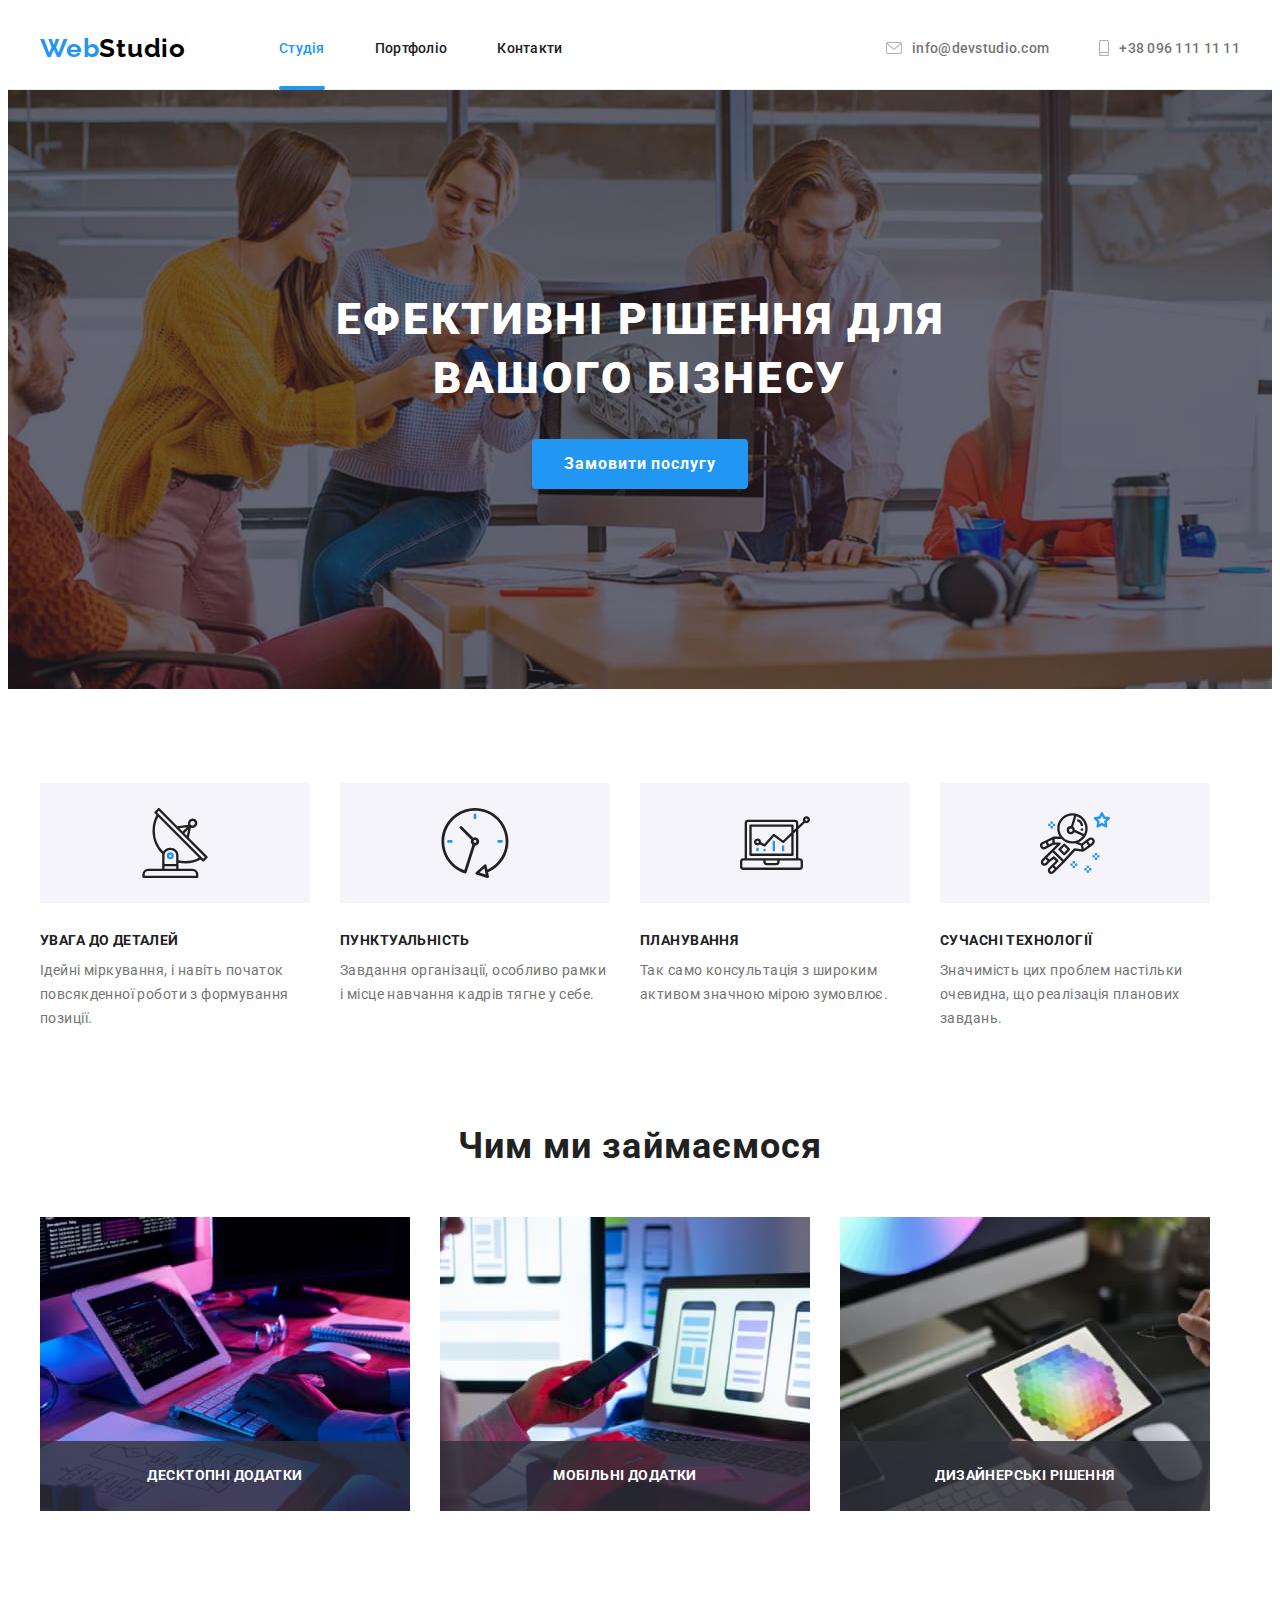
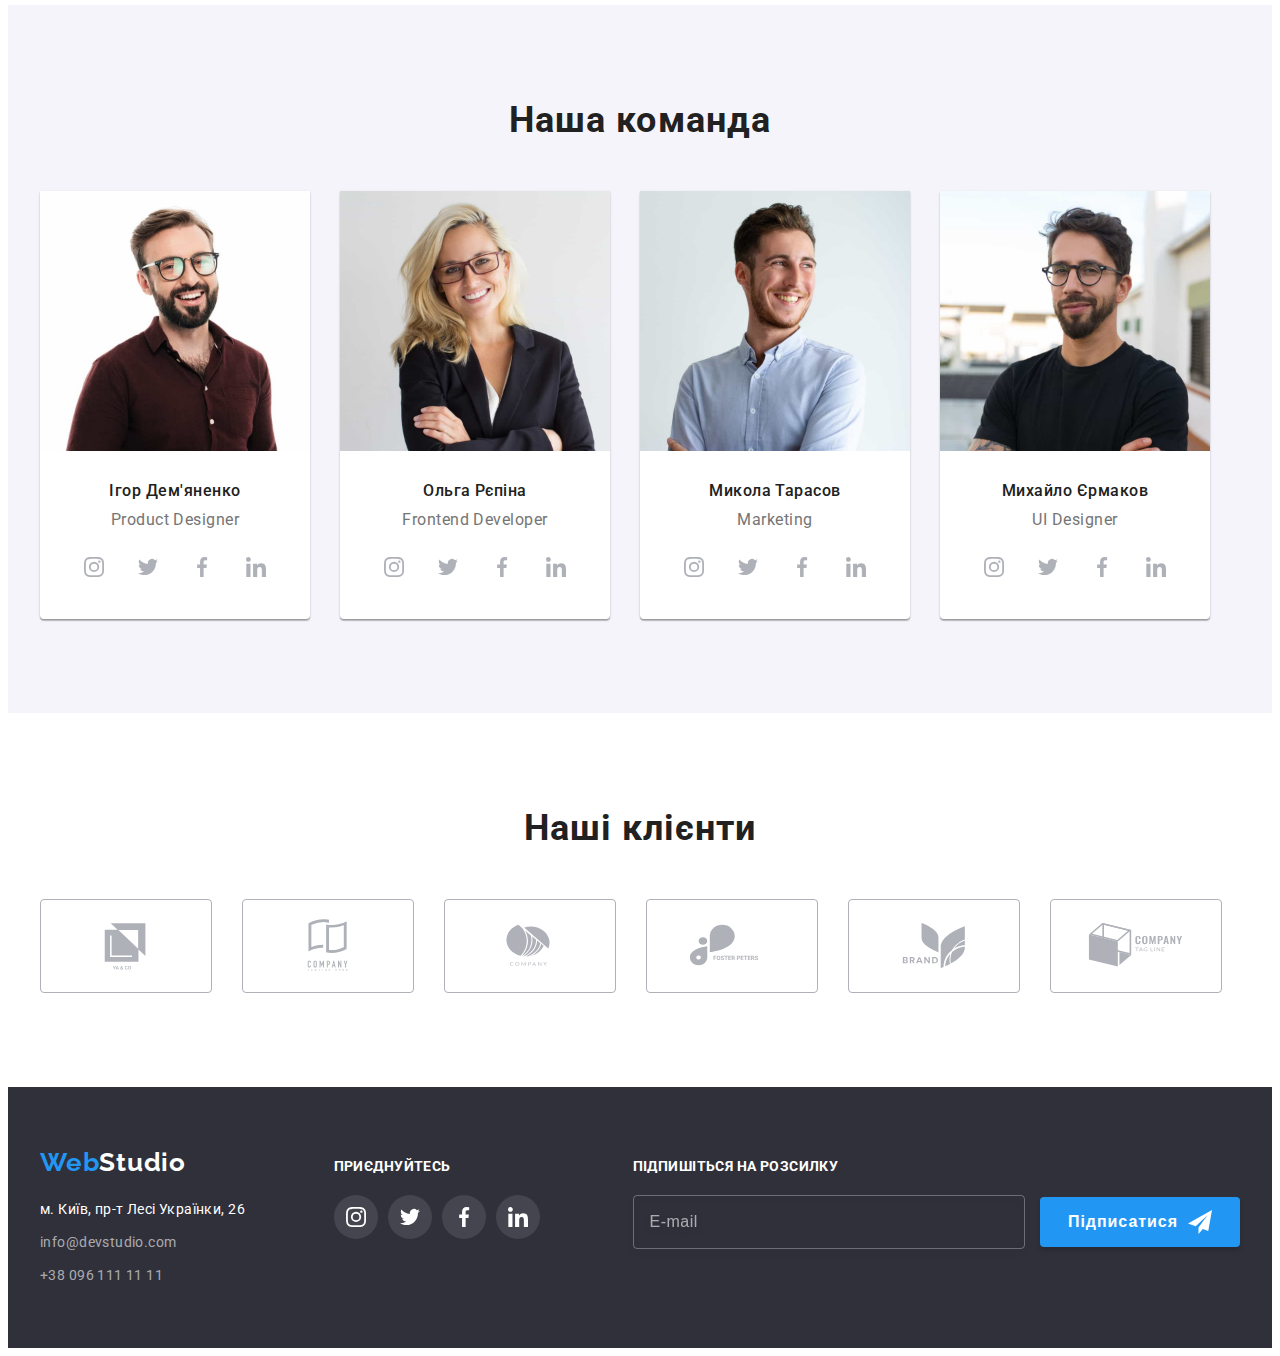
<file: index.html>
<!DOCTYPE html>
<html lang="uk">
<head>
    <meta charset="UTF-8">
    <meta http-equiv="X-UA-Compatible" content="IE=edge">
    <meta name="viewport" content="width=device-width, initial-scale=1.0">
    <title>Студія</title>
    <link rel="preconnect" href="https://fonts.googleapis.com">
    <link rel="preconnect" href="https://fonts.gstatic.com" crossorigin>
    <link href="https://fonts.googleapis.com/css2?family=Raleway:wght@700&family=Roboto:wght@400;500;700;900&display=swap" rel="stylesheet">
    <link rel="stylesheet" href="https://cdnjs.cloudflare.com/ajax/libs/modern-normalize/1.1.0/modern-normalize.min.css" integrity="sha512-wpPYUAdjBVSE4KJnH1VR1HeZfpl1ub8YT/NKx4PuQ5NmX2tKuGu6U/JRp5y+Y8XG2tV+wKQpNHVUX03MfMFn9Q==" crossorigin="anonymous" referrerpolicy="no-referrer" />
    <link rel="stylesheet" href="./css/styles.css">
</head>
<body class="body">
    <header class="header">
        <div class="container main-container">
            <nav class="header-nav">
                <a class="header-logo link" href="./index.html" lang="en"><span class="logo">Web</span>Studio</a>
                <ul class="header-list">
                    <li class="header-item"><a class="header-link link active" href="./index.html" rel="noopener noreferrer">Студія</a></li>
                    <li class="header-item"><a class="header-link link" href="./portfolio.html" rel="noopener noreferrer">Портфоліо</a></li>
                    <li class="header-item"><a class="header-link link" href="" rel="noopener noreferrer">Контакти</a></li>
                </ul>
            </nav>
            <ul class="header-contacts">
                <li class="header-item"><a class="header-link link  contacts" href="mailto:info@devstudio.com"  lang="en">
                    <svg class="icon-mail icon" width="16" height="12">
                        <use href="./images/icons.svg#envelope" width="16" height="12"></use>
                    </svg>
                    info@devstudio.com</a></li>
                <li class="header-item"><a class="header-link link  contacts" href="tel:+380961111111">
                    <svg class="icon-tel icon" width="10" height="16">
                        <use href="./images/icons.svg#phone"></use>
                    </svg>
                    +38 096 111 11 11</a></li>
            </ul>
        </div>
    </header>
    <main class="main">

        <!--Hero-->
        <section class="hero">
            <div class="container">
                <h1 class="hero-title">Ефективні рішення для вашого бізнесу</h1>
                <button class="hero-button" type="button" data-modal-open>Замовити послугу</button>
            </div>
        </section>

        <!-- Benefits -->
        <section class="benefits section">
            <div class="container">
                <h2 class="benefits-title visually-hidden">Особливості</h2>
                <ul class="benefits-list">
                    <li class="benefits-item">
                        <div class="icon-container">
                            <svg class="benefits-icon icon">
                                <use href="./images/icons.svg#antenna"></use>
                            </svg>
                        </div>
                        <h3 class="benefits-subject">УВАГА ДО ДЕТАЛЕЙ</h3>
                        <p class="benefits-text">Ідейні міркування, і навіть початок повсякденної роботи з формування позиції.</p>
                    </li>
                    <li class="benefits-item">
                        <div class="icon-container">
                            <svg class="benefits-icon icon">
                                <use href="./images/icons.svg#clock"></use>
                            </svg>
                        </div>
                        <h3 class="benefits-subject">ПУНКТУАЛЬНІСТЬ</h3>
                        <p class="benefits-text">Завдання організації, особливо рамки і місце навчання кадрів тягне у себе.</p>
                    </li>
                    <li class="benefits-item">
                        <div class="icon-container">
                            <svg class="benefits-icon icon">
                                <use href="./images/icons.svg#diagram"></use>
                            </svg>
                        </div>
                        <h3 class="benefits-subject">ПЛАНУВАННЯ</h3>
                        <p class="benefits-text">Так само консультація з широким активом значною мірою зумовлює.</p>
                    </li>
                    <li class="benefits-item">
                        <div class="icon-container">
                            <svg class="benefits-icon icon">
                                <use href="./images/icons.svg#astronaut"></use>
                            </svg>
                        </div>
                        <h3 class="benefits-subject">СУЧАСНІ ТЕХНОЛОГІЇ</h3>
                        <p class="benefits-text">Значимість цих проблем настільки очевидна, що реалізація планових завдань.</p>
                    </li>
                </ul>
            </div>
        </section>

        <!-- Activity -->
        <section class="activity section">
            <div class="container">
                <h2 class="activity-title">Чим ми займаємося</h2>
                <ul class="activity-list">
                    <li class="activity-item"><img class="activity-img" src="./images/activity/box1.jpg" alt="друк на клавіатурі" width="370" height="294">
                        <div class="activity-overlay">
                            <h3 class="activity-subtitle">Десктопні додатки</h3>
                        </div>
                    </li>
                    <li class="activity-item"><img class="activity-img" src="./images/activity/box2.jpg" alt="сполучення мобільного з ноутбуком" width="370" height="294">
                        <div class="activity-overlay">
                            <h3 class="activity-subtitle">Мобільні додатки</h3>
                        </div>
                    </li>
                    <li class="activity-item"><img class="activity-img" src="./images/activity/box3.jpg" alt="кольорова палітра на планшеті" width="370" height="294">
                        <div class="activity-overlay">
                            <h3 class="activity-subtitle">Дизайнерські рішення</h3>
                        </div>
                    </li>
                </ul>
            </div>
        </section>

        <!-- Teammates -->
        <section class="teammates section">
            <div class="container">
                <h2 class="teammates-title">Наша команда</h2>
                <ul class="teammates-list">
                    <li class="teammates-item">
                        <img class="teammates-img" src="./images/team/igor.jpg" alt="фото ігоря дем'яненко" width="270" height="260">
                        <div class="teammates-container">
                            <h3 class="team-name">Ігор Дем'яненко</h3>
                            <p class="team-position" lang="en">Product Designer</p>
                            <ul class="social-networks">
                                <li class="network-item">
                                    <a class="network-link link" href="https://www.instagram.com/" target="_blank" rel="noopener noreferrer" aria-label="instagram">
                                        <svg class="network-icon icon">
                                            <use href="./images/icons.svg#instagram"></use>
                                        </svg>
                                    </a>
                                </li>
                                <li class="network-item">
                                    <a class="network-link link" href="https://twitter.com/" target="_blank" rel="noopener noreferrer" aria-label="twitter">
                                        <svg class="network-icon icon">
                                            <use href="./images/icons.svg#twitter"></use>
                                        </svg>
                                    </a>
                                </li>
                                <li class="network-item">
                                    <a class="network-link link" href="https://www.facebook.com/" target="_blank" rel="noopener noreferrer" aria-label="facebook">
                                        <svg class="network-icon icon">
                                            <use href="./images/icons.svg#facebook"></use>
                                        </svg>
                                    </a>
                                </li>
                                <li class="network-item">
                                    <a class="network-link link" href="https://www.linkedin.com/" target="_blank" rel="noopener noreferrer" aria-label="linkedin">
                                        <svg class="network-icon icon">
                                            <use href="./images/icons.svg#linkedin"></use>
                                        </svg>
                                    </a>
                                </li>
                            </ul>
                        </div>
                    <li class="teammates-item">
                        <img class="teammates-img" src="./images/team/olga.jpg" alt="фото ольги рєпіної" width="270" height="260">
                        <div class="teammates-container">
                            <h3 class="team-name">Ольга Рєпіна</h3>
                            <p class="team-position" lang="en">Frontend Developer</p>
                            <ul class="social-networks">
                                <li class="network-item">
                                    <a class="network-link link" href="https://www.instagram.com/" target="_blank" rel="noopener noreferrer" aria-label="instagram">
                                        <svg class="network-icon icon">
                                            <use href="./images/icons.svg#instagram"></use>
                                        </svg>
                                    </a>
                                </li>
                                <li class="network-item">
                                    <a class="network-link link" href="https://twitter.com/" target="_blank" rel="noopener noreferrer" aria-label="twitter">
                                        <svg class="network-icon icon">
                                            <use href="./images/icons.svg#twitter"></use>
                                        </svg>
                                    </a>
                                </li>
                                <li class="network-item">
                                    <a class="network-link link" href="https://www.facebook.com/" target="_blank" rel="noopener noreferrer" aria-label="facebook">
                                        <svg class="network-icon icon">
                                            <use href="./images/icons.svg#facebook"></use>
                                        </svg>
                                    </a>
                                </li>
                                <li class="network-item">
                                    <a class="network-link link" href="https://www.linkedin.com/" target="_blank" rel="noopener noreferrer" aria-label="linkedin">
                                        <svg class="network-icon icon">
                                            <use href="./images/icons.svg#linkedin"></use>
                                        </svg>
                                    </a>
                                </li>
                            </ul>
                        </div>
                        
                    </li>
                    <li class="teammates-item">
                        <img class="teammates-img" src="./images/team/nickolas.jpg" alt="фото миколи тарасова" width="270" height="260">
                        <div class="teammates-container">
                            <h3 class="team-name">Микола Тарасов</h3>
                            <p class="team-position" lang="en">Marketing</p>
                            <ul class="social-networks">
                                <li class="network-item">
                                    <a class="network-link link" href="https://www.instagram.com/" target="_blank" rel="noopener noreferrer" aria-label="instagram">
                                        <svg class="network-icon icon">
                                            <use href="./images/icons.svg#instagram"></use>
                                        </svg>
                                    </a>
                                </li>
                                <li class="network-item">
                                    <a class="network-link link" href="https://twitter.com/" target="_blank" rel="noopener noreferrer" aria-label="twitter">
                                        <svg class="network-icon icon">
                                            <use href="./images/icons.svg#twitter"></use>
                                        </svg>
                                    </a>
                                </li>
                                <li class="network-item">
                                    <a class="network-link link" href="https://www.facebook.com/" target="_blank" rel="noopener noreferrer" aria-label="facebook">
                                        <svg class="network-icon icon">
                                            <use href="./images/icons.svg#facebook"></use>
                                        </svg>
                                    </a>
                                </li>
                                <li class="network-item">
                                    <a class="network-link link" href="https://www.linkedin.com/" target="_blank" rel="noopener noreferrer" aria-label="linkedin">
                                        <svg class="network-icon icon">
                                            <use href="./images/icons.svg#linkedin"></use>
                                        </svg>
                                    </a>
                                </li>
                            </ul>
                        </div>
                        
                    </li>
                    <li class="teammates-item">
                        <img class="teammates-img" src="./images/team/mykhailo.jpg" alt="фото михайла єрмакова" width="270" height="260">
                        <div class="teammates-container">
                            <h3 class="team-name">Михайло Єрмаков</h3>
                            <p class="team-position" lang="en">UI Designer</p>
                            <ul class="social-networks">
                                <li class="network-item">
                                    <a class="network-link link" href="https://www.instagram.com/" target="_blank" rel="noopener noreferrer" aria-label="instagram">
                                        <svg class="network-icon icon">
                                            <use href="./images/icons.svg#instagram"></use>
                                        </svg>
                                    </a>
                                </li>
                                <li class="network-item">
                                    <a class="network-link link" href="https://twitter.com/" target="_blank" rel="noopener noreferrer" aria-label="twitter">
                                        <svg class="network-icon icon">
                                            <use href="./images/icons.svg#twitter"></use>
                                        </svg>
                                    </a>
                                </li>
                                <li class="network-item">
                                    <a class="network-link link" href="https://www.facebook.com/" target="_blank" rel="noopener noreferrer" aria-label="facebook">
                                        <svg class="network-icon icon">
                                            <use href="./images/icons.svg#facebook"></use>
                                        </svg>
                                    </a>
                                </li>
                                <li class="network-item">
                                    <a class="network-link link" href="https://www.linkedin.com/" target="_blank" rel="noopener noreferrer" aria-label="linkedin">
                                        <svg class="network-icon icon">
                                            <use href="./images/icons.svg#linkedin"></use>
                                        </svg>
                                    </a>
                                </li>
                            </ul>
                        </div>
                        
                    </li>
                </ul>
            </div>
        </section>

        <!-- Our clients -->
        <section class="clients section">
            <div class="container">
                <h2 class="clients-title">Наші клієнти</h2>
                <ul class="clients-list">
                    <li class="clients-item">
                        <a href="#" class="clients-link link" target="_blank" rel="noopener noreferrer" aria-label="ya&co">
                            <svg class="clients-icon icon" width="106" height="60">
                                <use href="./images/icons.svg#logo-1"></use>
                            </svg>
                        </a>
                    </li>
                    <li class="clients-item">
                        <a href="#" class="clients-link link" target="_blank" rel="noopener noreferrer" aria-label="company-tegline-here">
                            <svg class="clients-icon icon" width="106" height="60">
                                <use href="./images/icons.svg#logo-2"></use>
                            </svg>
                        </a>
                    </li>
                    <li class="clients-item">
                        <a href="#" class="clients-link link" target="_blank" rel="noopener noreferrer" aria-label="company">
                            <svg class="clients-icon icon" width="106" height="60">
                                <use href="./images/icons.svg#logo-3"></use>
                            </svg>
                        </a>
                    </li>
                    <li class="clients-item">
                        <a href="#" class="clients-link link" target="_blank" rel="noopener noreferrer" aria-label="foster-peters">
                            <svg class="clients-icon icon" width="106" height="60">
                                <use href="./images/icons.svg#logo-4"></use>
                            </svg>
                        </a>
                    </li>
                    <li class="clients-item">
                        <a href="#" class="clients-link link" target="_blank" rel="noopener noreferrer" aria-label="brand">
                            <svg class="clients-icon icon" width="106" height="60">
                                <use href="./images/icons.svg#logo-5"></use>
                            </svg>
                        </a>
                    </li>
                    <li class="clients-item">
                        <a href="#" class="clients-link link" target="_blank" rel="noopener noreferrer" aria-label="company-tag-line">
                            <svg class="clients-icon icon" width="106" height="60">
                                <use href="./images/icons.svg#logo-6"></use>
                            </svg>
                        </a>
                    </li>
                </ul>
            </div>
        </section>
    </main>
    <footer class="footer">
        <div class="container footer-box">
            <div class="address-container">
                <a class="footer-logo link" href="./index.html" lang="en"><span class="logo">Web</span>Studio</a>
                <address class="contacts-address">
                    <ul class="address-list">
                        <li class="address-item"><a class="address-link-position link" href="https://goo.gl/maps/enTUnUcM7GS7W8SK6" target="_blank" rel="noopener noreferrer">м. Київ, пр-т Лесі Українки, 26</a></li>
                        <li class="address-item"><a class="address-link link" href="mailto:info@devstudio.com" lang="en">info@devstudio.com</a></li>
                        <li class="address-item"><a class="address-link link" href="tel:+380961111111">+38 096 111 11 11</a></li>
                    </ul>
                </address>
            </div>
            <div class="network-container">
                <p class="network-txt">Приєднуйтесь</p>
                <ul class="footer-networks">
                    <li class="footer-network-item">
                        <a class="footer-network-link link" href="https://www.instagram.com/" target="_blank" rel="noopener noreferrer" aria-label="instagram">
                            <svg class="footer-network-icon icon">
                                <use href="./images/icons.svg#instagram"></use>
                            </svg>
                        </a>
                    </li>
                    <li class="footer-network-item">
                        <a class="footer-network-link link" href="https://twitter.com/" target="_blank" rel="noopener noreferrer" aria-label="twitter">
                            <svg class="footer-network-icon icon">
                                <use href="./images/icons.svg#twitter"></use>
                            </svg>
                        </a>
                    </li>
                    <li class="footer-network-item">
                        <a class="footer-network-link link" href="https://www.facebook.com/" target="_blank" rel="noopener noreferrer" aria-label="facebook">
                            <svg class="footer-network-icon icon">
                                <use href="./images/icons.svg#facebook"></use>
                            </svg>
                        </a>
                    </li>
                    <li class="footer-network-item">
                        <a class="footer-network-link link" href="https://www.linkedin.com/" target="_blank" rel="noopener noreferrer" aria-label="linkedin">
                            <svg class="footer-network-icon icon">
                                <use href="./images/icons.svg#linkedin"></use>
                            </svg>
                        </a>
                    </li>
                </ul>
            </div>
            <div class="subscribe-box">
                <p class="subscribe-txt">Підпишіться на розсилку</p>
                <label class="subscribe-label">
                    <input class="subscribe-input" type="text" name="subscribe" placeholder="E-mail" />
                </label>
                <button class="subscribe-btn" type="submit">Підписатися
                    <svg class="subscribe-icon" width="24" height="24">
                        <use href="./images/icons.svg#send"></use>
                    </svg>
                </button>
            </div>
        </div>
    </footer>

    <!-- Modal window -->
    <div class="backdrop is-hidden" data-modal>
        <div class="modal">
            <button type="button" class="modal-btn" data-modal-close>
                <svg class="modal-icon" width="18" height="18">
                    <use href="./images/icons.svg#close-btn"></use>
                </svg>
            </button>
            <form class="service-form">
                <strong class="service-form-title">Залиште свої дані, ми вам передзвонимо</strong>
                <div class="service-form-group" role="group">
                    <label class="service-form-label">
                        <span class="service-form-text">Ім'я</span>
                        <input class="service-form-input" type="text" name="user-name" required />
                        <svg class="service-form-icon" width="18" height="18">
                            <use href="./images/icons.svg#name"></use>
                        </svg>
                    </label>
                    <label class="service-form-label">
                        <span class="service-form-text">Телефон</span>
                        <input class="service-form-input" type="tel" name="user-phone" required minlength="12" maxlength="12" />
                        <svg class="service-form-icon" width="18" height="18">
                            <use href="./images/icons.svg#telephone"></use>
                        </svg>
                    </label>
                    <label class="service-form-label">
                        <span class="service-form-text">Пошта</span>
                        <input class="service-form-input" type="email" name="user-email" required />
                        <svg class="service-form-icon" width="18" height="18">
                            <use href="./images/icons.svg#mail"></use>
                        </svg>
                    </label>
                    <label class="service-form-label">
                        <span class="service-form-text">Коментар</span>
                        <textarea class="service-form-commentary" name="feedback" rows="5" placeholder="Введіть текст"></textarea>
                    </label>
                </div>
                    <label class="service-form-agreement">
                        <input class="service-form-checkbox visually-hidden" type="checkbox" name="acception" value="accept" />
                        <svg class="agreement-icon" width="16" height="15">
                            <use class="agreement-icon-checked" href="./images/icons.svg#check-icon"></use>
                            <use class="agreement-icon-unchecked" href="./images/icons.svg#check-frame"></use>
                        </svg>
                        <span class="agreement-desc">Погоджуюся з розсилкою та приймаю <a href="" class="service-form-link link" target="_blank" rel="noopener noreferrer">Умови договору</a> </span>
                    </label>
                    <button class="service-form-btn" type="submit">Відправити</button>
            </form>
        </div>
    </div>
    <script src="./js/modal.js"></script>
</body>
</html>
</file>
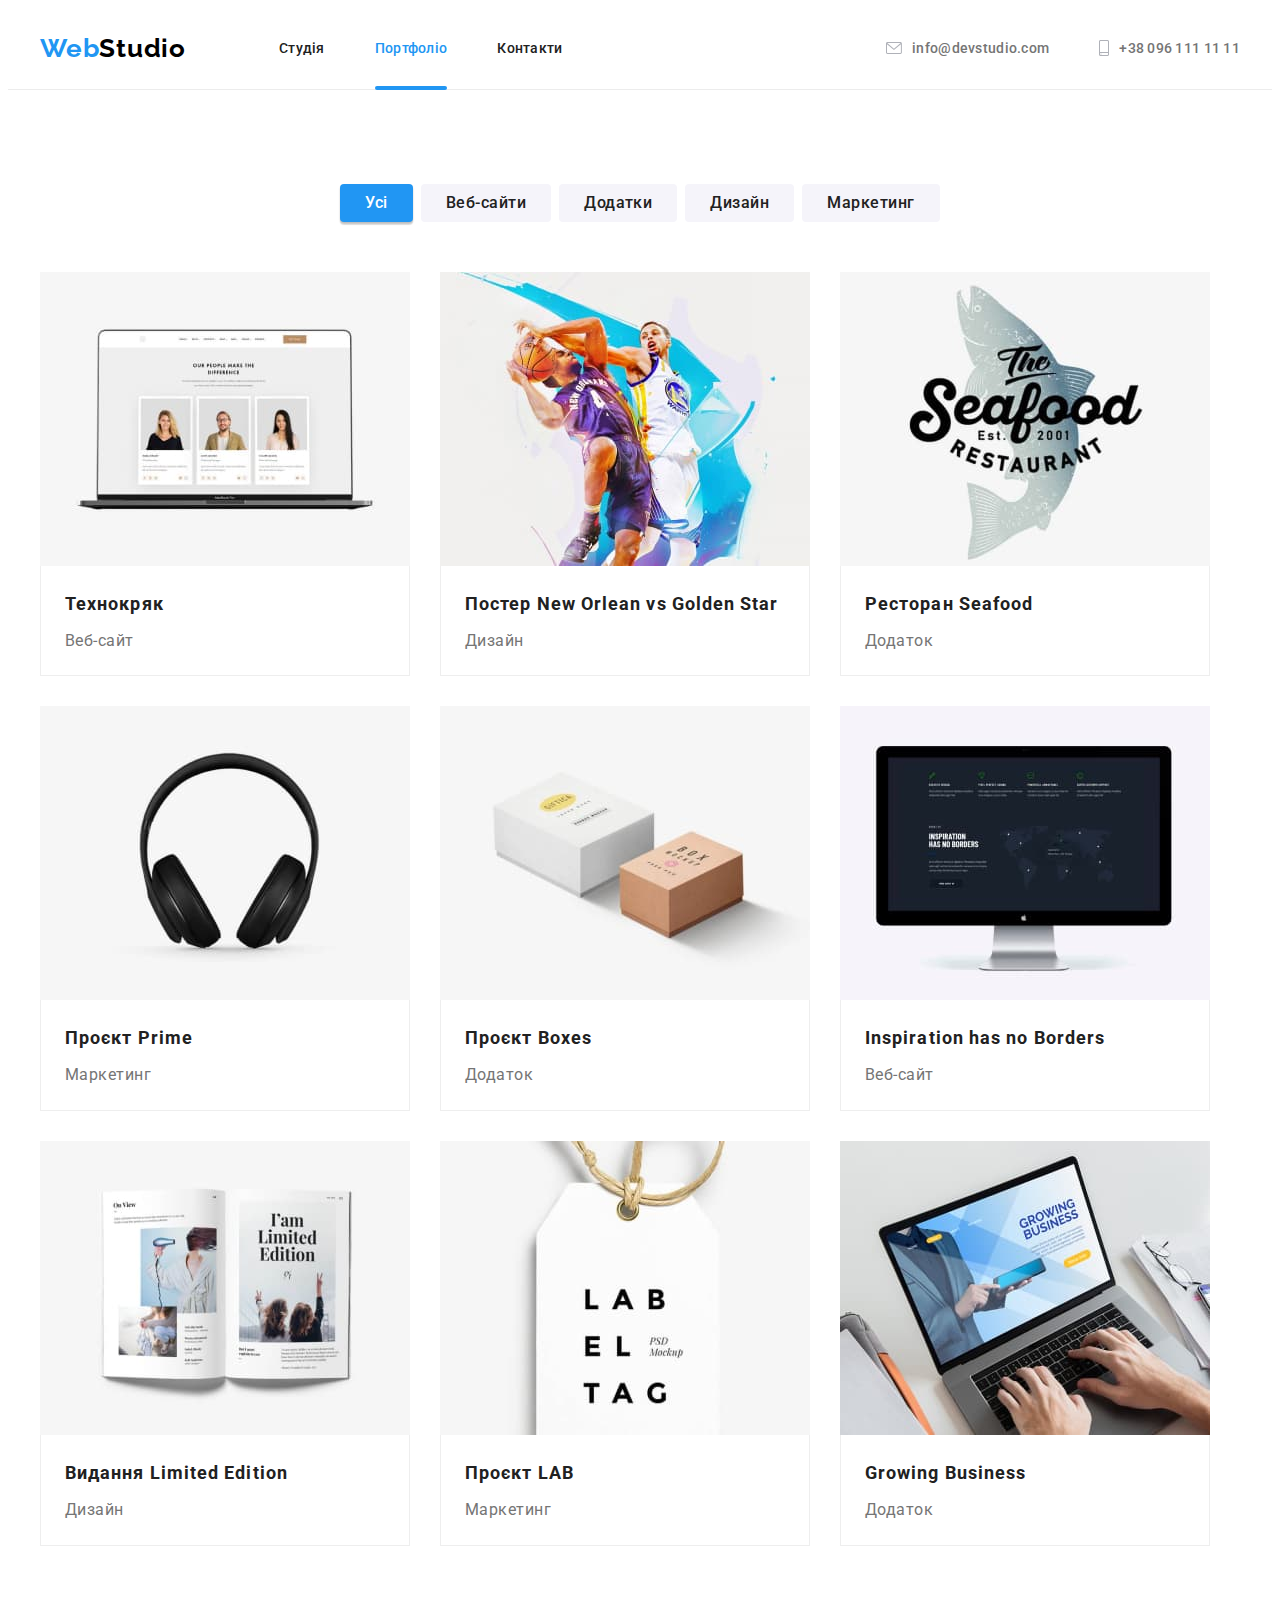
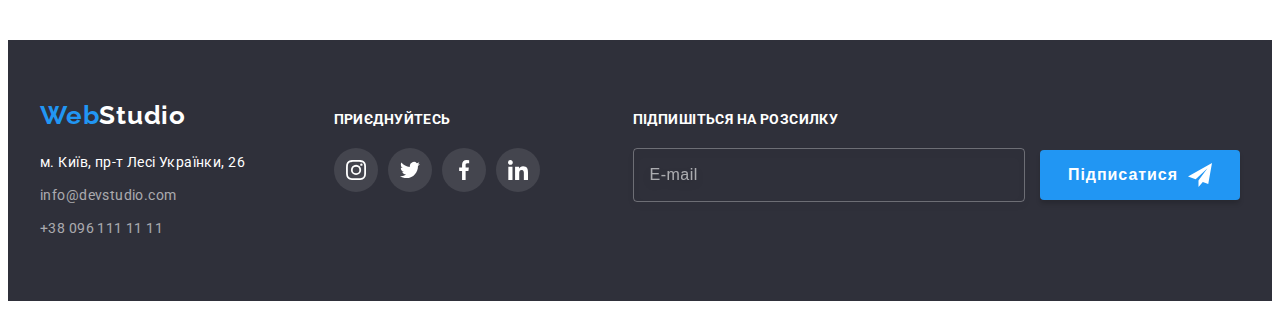
<file: portfolio.html>
<!DOCTYPE html>
<html lang="uk">
<head>
    <meta charset="UTF-8">
    <meta http-equiv="X-UA-Compatible" content="IE=edge">
    <meta name="viewport" content="width=device-width, initial-scale=1.0">
    <title>Портфоліо</title>
    <link rel="preconnect" href="https://fonts.googleapis.com">
    <link rel="preconnect" href="https://fonts.gstatic.com" crossorigin>
    <link href="https://fonts.googleapis.com/css2?family=Raleway:wght@700&family=Roboto:wght@400;500;700;900&display=swap" rel="stylesheet">
    <link rel="stylesheet" href="https://cdnjs.cloudflare.com/ajax/libs/modern-normalize/1.1.0/modern-normalize.min.css" integrity="sha512-wpPYUAdjBVSE4KJnH1VR1HeZfpl1ub8YT/NKx4PuQ5NmX2tKuGu6U/JRp5y+Y8XG2tV+wKQpNHVUX03MfMFn9Q==" crossorigin="anonymous" referrerpolicy="no-referrer" />
    <link rel="stylesheet" href="./css/styles.css">
</head>
<body class="body">
    <header class="header">
        <div class="container main-container">
            <nav class="header-nav">
                <a class="header-logo link" href="./index.html" lang="en"><span class="logo">Web</span>Studio</a>
                <ul class="header-list">
                    <li class="header-item"><a class="header-link link" href="./index.html" rel="noopener noreferrer">Студія</a></li>
                    <li class="header-item"><a class="header-link link active" href="./portfolio.html" rel="noopener noreferrer">Портфоліо</a></li>
                    <li class="header-item"><a class="header-link link" href="" rel="noopener noreferrer">Контакти</a></li>
                </ul>
            </nav>
            <ul class="header-contacts">
                <li class="header-item"><a class="header-link link  contacts" href="mailto:info@devstudio.com"  lang="en">
                    <svg class="icon-mail icon" width="16" height="12">
                        <use href="./images/icons.svg#envelope" width="16" height="12"></use>
                    </svg>
                    info@devstudio.com</a></li>
                <li class="header-item"><a class="header-link link  contacts" href="tel:+380961111111">
                    <svg class="icon-tel icon" width="10" height="16">
                        <use href="./images/icons.svg#phone"></use>
                    </svg>
                    +38 096 111 11 11</a></li>
            </ul>
        </div>
    </header>

    <main class="main">
        <section class="portfolio section">
            <div class="container">
                <h1 class="portofio-title visually-hidden">Портфоліо</h1>
                <ul class="filter-buttons">
                    <li class="filter-item"><button class="filter-btn current" type="button">Усі</button></li>
                    <li class="filter-item"><button class="filter-btn" type="button">Веб-сайти</button></li>
                    <li class="filter-item"><button class="filter-btn" type="button">Додатки</button></li>
                    <li class="filter-item"><button class="filter-btn" type="button">Дизайн</button></li>
                    <li class="filter-item"><button class="filter-btn" type="button">Маркетинг</button></li>
                </ul>
                <ul class="portfolio-list">
                    <li class="portfolio-item">
                        <a href="#" class="portfolio-link link">
                            <div class="portfolio-thumb">
                                <img src="./images/portfolio/img1.jpg" alt="відкритий веб-сайт на ноутбуці" class="portfolio-img" width="370" height="294">
                                <div class="portfolio-overlay">
                                    <p class="overlay-txt">Ресурс пропонує комплексні пропозиції з різним рівнем функціоналу та сервісів. Все це дозволить відвідувачу отримати вичерпні відомості про компанію чи приватну особу.</p>
                                </div>
                            </div>
                            <div class="portfolio-container">
                                <h2 class="portfolio-subject">Технокряк</h2>
                                <p class="portfolio-desc">Веб-сайт</p>
                            </div>
                        </a>
                    </li>
                    <li class="portfolio-item">
                        <a href="#" class="portfolio-link link">
                            <div class="portfolio-thumb">
                                <img src="./images/portfolio/img2.jpg" alt="баскетболісти" class="portfolio-img" width="370" height="294">
                                <div class="portfolio-overlay">
                                    <p class="overlay-txt">Ресурс пропонує комплексні пропозиції з різним рівнем функціоналу та сервісів. Все це дозволить відвідувачу отримати вичерпні відомості про компанію чи приватну особу.</p>
                                </div>
                            </div>
                            <div class="portfolio-container">
                                <h2 class="portfolio-subject">Постер <span lang="en">New Orlean vs Golden Star</span></h2>
                                <p class="portfolio-desc">Дизайн</p>
                            </div>
                        </a>
                    </li>
                    <li class="portfolio-item">
                        <a href="#" class="portfolio-link link">
                            <div class="portfolio-thumb">
                                <img src="./images/portfolio/img3.jpg" alt="логотип ресторану" class="portfolio-img" width="370" height="294">
                                <div class="portfolio-overlay">
                                    <p class="overlay-txt">Ресурс пропонує комплексні пропозиції з різним рівнем функціоналу та сервісів. Все це дозволить відвідувачу отримати вичерпні відомості про компанію чи приватну особу.</p>
                                </div>
                            </div>
                            <div class="portfolio-container">
                                <h2 class="portfolio-subject">Ресторан <span lang="en">Seafood</span></h2>
                                <p class="portfolio-desc">Додаток</p>
                            </div>
                        </a>
                    </li>
                    <li class="portfolio-item">
                        <a href="#" class="portfolio-link link">
                            <div class="portfolio-thumb">
                                <img src="./images/portfolio/img4.jpg" alt="навушники" class="portfolio-img" width="370" height="294">
                                <div class="portfolio-overlay">
                                    <p class="overlay-txt">Ресурс пропонує комплексні пропозиції з різним рівнем функціоналу та сервісів. Все це дозволить відвідувачу отримати вичерпні відомості про компанію чи приватну особу.</p>
                                </div>
                            </div>
                            <div class="portfolio-container">
                                <h2 class="portfolio-subject">Проєкт <span lang="en">Prime</span></h2>
                                <p class="portfolio-desc">Маркетинг</p>
                            </div>
                        </a>
                    </li>
                    <li class="portfolio-item">
                        <a href="#" class="portfolio-link link">
                            <div class="portfolio-thumb">
                                <img src="./images/portfolio/img5.jpg" alt="біла та оранжева коробка" class="portfolio-img" width="370" height="294">
                                <div class="portfolio-overlay">
                                    <p class="overlay-txt">Ресурс пропонує комплексні пропозиції з різним рівнем функціоналу та сервісів. Все це дозволить відвідувачу отримати вичерпні відомості про компанію чи приватну особу.</p>
                                </div>
                            </div>
                            <div class="portfolio-container">
                                <h2 class="portfolio-subject">Проєкт <span lang="en">Boxes</span></h2>
                                <p class="portfolio-desc">Додаток</p>
                            </div>
                        </a>
                    </li>
                    <li class="portfolio-item">
                        <a href="#" class="portfolio-link link">
                            <div class="portfolio-thumb">
                                <img src="./images/portfolio/img6.jpg" alt="відкритий веб-сайт на моніторі" class="portfolio-img" width="370" height="294">
                                <div class="portfolio-overlay">
                                    <p class="overlay-txt">Ресурс пропонує комплексні пропозиції з різним рівнем функціоналу та сервісів. Все це дозволить відвідувачу отримати вичерпні відомості про компанію чи приватну особу.</p>
                                </div>
                            </div>
                            <div class="portfolio-container">
                                <h2 class="portfolio-subject" lang="en">Inspiration has no Borders</h2>
                                <p class="portfolio-desc">Веб-сайт</p>
                            </div>
                        </a>
                    </li>
                    <li class="portfolio-item">
                        <a href="#" class="portfolio-link link">
                            <div class="portfolio-thumb">
                                <img src="./images/portfolio/img7.jpg" alt="відкритий журнал" class="portfolio-img" width="370" height="294">
                                <div class="portfolio-overlay">
                                    <p class="overlay-txt">Ресурс пропонує комплексні пропозиції з різним рівнем функціоналу та сервісів. Все це дозволить відвідувачу отримати вичерпні відомості про компанію чи приватну особу.</p>
                                </div>
                            </div>
                            <div class="portfolio-container">
                                <h2 class="portfolio-subject">Видання <span lang="en">Limited Edition</span></h2>
                                <p class="portfolio-desc">Дизайн</p>
                            </div>
                        </a>
                    </li>
                    <li class="portfolio-item">
                        <a href="#" class="portfolio-link link">
                            <div class="portfolio-thumb">
                                <img src="./images/portfolio/img8.jpg" alt="жетон з лого" class="portfolio-img" width="370" height="294">
                                <div class="portfolio-overlay">
                                    <p class="overlay-txt">Ресурс пропонує комплексні пропозиції з різним рівнем функціоналу та сервісів. Все це дозволить відвідувачу отримати вичерпні відомості про компанію чи приватну особу.</p>
                                </div>
                            </div>
                            <div class="portfolio-container">
                                <h2 class="portfolio-subject">Проєкт <span lang="en">LAB</span></h2>
                                <p class="portfolio-desc">Маркетинг</p>
                            </div>
                        </a>
                    </li>
                    <li class="portfolio-item">
                        <a href="#" class="portfolio-link link">
                            <div class="portfolio-thumb">
                                <img src="./images/portfolio/img9.jpg" alt="друк на ноутбуці" class="portfolio-img" width="370" height="294">
                                <div class="portfolio-overlay">
                                    <p class="overlay-txt">Ресурс пропонує комплексні пропозиції з різним рівнем функціоналу та сервісів. Все це дозволить відвідувачу отримати вичерпні відомості про компанію чи приватну особу.</p>
                                </div>
                            </div>
                            <div class="portfolio-container">
                                <h2 class="portfolio-subject" lang="en">Growing Business</h2>
                                <p class="portfolio-desc">Додаток</p>
                            </div>
                        </a>
                    </li>
                </ul>
            </div>
        </section>
    </main>

    <footer class="footer">
        <div class="container footer-box">
            <div class="address-container">
                <a class="footer-logo link" href="./index.html" lang="en"><span class="logo">Web</span>Studio</a>
                <address class="contacts-address">
                    <ul class="address-list">
                        <li class="address-item"><a class="address-link-position link" href="https://goo.gl/maps/enTUnUcM7GS7W8SK6" target="_blank" rel="noopener noreferrer">м. Київ, пр-т Лесі Українки, 26</a></li>
                        <li class="address-item"><a class="address-link link" href="mailto:info@devstudio.com" lang="en">info@devstudio.com</a></li>
                        <li class="address-item"><a class="address-link link" href="tel:+380961111111">+38 096 111 11 11</a></li>
                    </ul>
                </address>
            </div>
            <div class="network-container">
                <p class="network-txt">Приєднуйтесь</p>
                <ul class="footer-networks">
                    <li class="footer-network-item">
                        <a class="footer-network-link link" href="https://www.instagram.com/" target="_blank" rel="noopener noreferrer" aria-label="instagram">
                            <svg class="footer-network-icon icon">
                                <use href="./images/icons.svg#instagram"></use>
                            </svg>
                        </a>
                    </li>
                    <li class="footer-network-item">
                        <a class="footer-network-link link" href="https://twitter.com/" target="_blank" rel="noopener noreferrer" aria-label="twitter">
                            <svg class="footer-network-icon icon">
                                <use href="./images/icons.svg#twitter"></use>
                            </svg>
                        </a>
                    </li>
                    <li class="footer-network-item">
                        <a class="footer-network-link link" href="https://www.facebook.com/" target="_blank" rel="noopener noreferrer" aria-label="facebook">
                            <svg class="footer-network-icon icon">
                                <use href="./images/icons.svg#facebook"></use>
                            </svg>
                        </a>
                    </li>
                    <li class="footer-network-item">
                        <a class="footer-network-link link" href="https://www.linkedin.com/" target="_blank" rel="noopener noreferrer" aria-label="linkedin">
                            <svg class="footer-network-icon icon">
                                <use href="./images/icons.svg#linkedin"></use>
                            </svg>
                        </a>
                    </li>
                </ul>
            </div>
            <div class="subscribe-box">
                <p class="subscribe-txt">Підпишіться на розсилку</p>
                <label class="subscribe-label">
                    <input class="subscribe-input" type="text" name="subscribe" placeholder="E-mail" />
                </label>
                <button class="subscribe-btn" type="submit">Підписатися
                    <svg class="subscribe-icon" width="24" height="24">
                        <use href="./images/icons.svg#send"></use>
                    </svg>
                </button>
            </div>
        </div>
    </footer>
</body>
</html>
</file>
<file: css/styles.css>
:root {
    /* Text colors */
--main-txt-cl: #212121;
--secondary-txt-cl: #757575;
--accent-cl: #2196F3;
    /* background-colors */
--main-bg-cl: #ffffff;
--secondary-bg-cl: #F5F4FA;
    /* Fonts */
--main-font: 'Roboto', sans-serif;
--secondary-font: 'Raleway', sans-serif;
    /* Icons */
--main-icon-cl: #AFB1B8;
/* Animation */
--main-anim-cfg: 250ms cubic-bezier(0.4, 0, 0.2, 1);
}

/* global settings */

body {
    font-family: var(--main-font), var(--secondary-font);
    font-size: 14px;
    letter-spacing: 0.03em;
    color: var(--main-txt-cl);
    background-color: var(--main-bg-cl);
}

img {
    display: block;
    max-width: 100%;
    height: auto;
}

h1,
h2,
h3,
h4,
h5,
h6,
p,
ul {
    padding: 0;
    margin: 0;
}

.link {
    text-decoration: none;
}

.container {
    width: 1200px;
    margin-right: auto;
    margin-left: auto;
    padding-left: 15px;
    padding-right: 15px;
}

.section {
    padding-top: 94px;
    padding-bottom: 94px;
}

.header-item,
.benefits-list, 
.activity-list,
.teammates-list,
.address-list,
.filter-buttons,
.portfolio-list,
.social-networks,
.clients-list,
.footer-networks {
    list-style: none;
}

.visually-hidden {
    position: absolute;
    width: 1px;
    height: 1px;
    margin: -1px;
    border: 0;
    padding: 0;
    white-space: nowrap;
    clip-path: inset(100%);
    clip: rect(0 0 0 0);
    overflow: hidden;
}

/* Header */

.header {
    border-bottom: 1px solid #ECECEC;
}

.header-nav {
    display: flex;
    align-items: center;
}

.main-container {
    display: flex;
    align-items: center;
}

.header-logo {
    font-family: 'Raleway';
    font-weight: 700;
    font-size: 26px;
    line-height: 1.19;
    letter-spacing: 0.03em;
    color: #000000;
    display: inline-block;
}

.header-contacts {
    display: flex;
    margin-left: auto;
}

.header-list {
    display: flex;
    margin-left: 93px;
}

.header-item {
    margin-right: 50px;
}

.header-item:last-child {
    margin-right: 0;
}

.logo {
    color: var(--accent-cl);
}

.header-link {
    font-weight: 500;
    line-height: 1.19;
    letter-spacing: 0.02em;
    color: var(--main-txt-cl);
    display: flex;
    padding-top: 32px;
    padding-bottom: 32px;
    align-items: center;
    position: relative;
    transition: color var(--main-anim-cfg);
}

.header-link:hover,
.header-link:focus {
    color: var(--accent-cl);
}

.active {
    color: var(--accent-cl)
}

.header-link.active::after {
    content: '';
    width: 100%;
    height: 4px;
    background-color: var(--accent-cl);
    border-radius: 2px;
    position: absolute;
    bottom: -1.5%;
    left: 0;
}

.contacts {
    color: var(--secondary-txt-cl)
}

.header-link .icon {
    fill: var(--main-icon-cl);
    margin-right: 10px;
    transition: fill var(--main-anim-cfg);
}

.header-link:hover .icon-tel,
.header-link:focus .icon-tel {
    fill: var(--accent-cl)
}

.header-link:hover .icon-mail,
.header-link:focus .icon-mail {
    fill: var(--accent-cl)
}

/* Hero */

.hero {
    background-color: #2F303A;
    padding-top: 200px;
    padding-bottom: 200px;
    background-image:linear-gradient(
        rgba(47, 48, 58, 0.4),
        rgba(47, 48, 58, 0.4)
        ), 
        url(../images/bg-hero.jpg);
    max-width: 1600px;
    margin-right: auto;
    margin-left: auto;
    background-repeat: no-repeat;
    background-size: cover;
    background-position: center;
}

.hero-title {
    font-weight: 900;
    font-size: 44px;
    line-height: 1.36;
    letter-spacing: 0.06em;
    text-transform: uppercase;
    text-align: center;
    color: var(--main-bg-cl);
    margin-left: 237px;
    margin-right: 237px;
    margin-bottom: 30px;
}

.hero-button {
    font-family: inherit;
    width: 216px;
    height: 50px;
    background-color: var(--accent-cl);
    box-shadow: 0px 4px 4px rgba(0, 0, 0, 0.15);
    border-radius: 4px;
    font-weight: 700;
    font-size: 16px;
    line-height: 1.87;
    text-align: center;
    letter-spacing: 0.06em;
    color: var(--main-bg-cl);
    margin-left: auto;
    margin-right: auto;
    display: block;
    cursor: pointer;
    border: none;
    transition: background-color var(--main-anim-cfg);
}

.hero-button:hover,
.hero-button:focus {
    background-color: #188CE8;
}

/* Benefits */

.benefits-subject {
    font-weight: 700;
    line-height: 1.14;
    text-transform: uppercase;
    font-size: 14px;
    margin-bottom: 10px;
}

.benefits-list {
    display: flex;
}

.benefits-text {
    line-height: 1.71;
    color: var(--secondary-txt-cl);
    width: 270px;
}

.benefits-item {
    margin-right: 30px;
}

.benefits-item:last-child {
    margin-right: 0;
}

.icon-container {
    background-color: var(--secondary-bg-cl);
    width: 270px;
    height: 120px;
    display: flex;
    align-items: center;
    justify-content: center;
    margin-bottom: 30px;
}

.benefits-icon {
    width: 70px;
    height: 70px;
}

/* Activity */

.activity {
    padding-top: 0;
}

.activity-title {
    font-weight: 700;
    font-size: 36px;
    letter-spacing: 0.03em;
    line-height: 1.17;
    text-align: center;
    margin-bottom: 50px;
}

.activity-list {
    display: flex;
}

.activity-item {
    margin-right: 30px;
    position: relative;
}

.activity-item:last-child {
    margin-right: 0;
}

.activity-overlay {
    width: 370px;
    height: 70px;
    background-color: rgba(47, 48, 58, 0.8);
    position: absolute;
    bottom: 0;
    left: 0;
    display: flex;
    justify-content: center;
    align-items: center;
}

.activity-subtitle {
    font-weight: 700;
    font-size: 14px;
    line-height: 1.14;
    letter-spacing: 0.03em;
    text-transform: uppercase;
    color: var(--main-bg-cl);
}


/* Teammates */

.teammates {
    background-color: var(--secondary-bg-cl);
}

.teammates-title {
    font-weight: 700;
    font-size: 36px;
    letter-spacing: 0.03em;
    line-height: 1.17;
    text-align: center;
    margin-bottom: 50px;
}

.teammates-list{
    display: flex;

}

.teammates-item {
    background-color: var(--main-bg-cl);
    width: 270px;
    box-shadow: 0px 1px 3px rgba(0, 0, 0, 0.12), 0px 1px 1px rgba(0, 0, 0, 0.14), 0px 2px 1px rgba(0, 0, 0, 0.2);
    border-radius: 0px 0px 4px 4px;
    margin-right: 30px;
}

.teammates-item:last-child {
    margin-right: 0;
}

.team-name {
    font-weight: 500;
    font-size: 16px;
    text-align: center;
    letter-spacing: 0.03em;
    line-height: 1.19;
    margin-bottom: 10px;
}

.team-position {
    color: var(--secondary-txt-cl);
    font-size: 16px;
    text-align: center;
    letter-spacing: 0.03em;
    line-height: 1.19;
}

.teammates-container {
    padding-top: 30px;
    padding-bottom: 30px;
}

.social-networks {
    display: flex;
    gap: 10px;
    margin-top: 16px;
    justify-content: center;
}

.network-link {
    width: 44px;
    height: 44px;
    align-items: center;
    justify-content: center;
    display: flex;
    background-color: var(--main-bg-cl);
    border-radius: 50%; 
    cursor: pointer;
    transition: background-color var(--main-anim-cfg);
}

.network-icon {
    width: 20px;
    height: 20px;
    fill: var(--main-icon-cl);
    transition: fill var(--main-anim-cfg);
}

.network-link:hover,
.network-link:focus {
    background-color: var(--accent-cl);
}

.network-link:hover .network-icon,
.network-link:focus .network-icon {
    fill: var(--main-bg-cl)
}

/* Our clients */

.clients-title {
    font-weight: 700;
    font-size: 36px;
    line-height: 1.17;
    text-align: center;
    letter-spacing: 0.03em;
    text-align: center;
    margin-bottom: 50px;
}

.clients-list {
    display: flex;
    gap: 30px;
}

.clients-item {
    display: flex;
}

.clients-link {
    width: 170px;
    height: 92px;
    display: flex;
    justify-content: center;
    align-items: center;
    border: 1px solid var(--main-icon-cl);
    border-radius: 4px;
    transition: border var(--main-anim-cfg);
}

.clients-link:hover,
.clients-link:focus {
    border: 1px solid var(--accent-cl);
}

.clients-icon {
    fill: var(--main-icon-cl);
    transition: fill var(--main-anim-cfg);
}

.clients-link:hover .clients-icon,
.clients-link:focus .clients-icon {
    fill: var(--accent-cl);
}

/* Footer */

.footer {
    background-color:#2F303A;
    padding-top: 60px;
    padding-bottom: 60px
}

.footer-logo {
    color: var(--main-bg-cl);
    font-family: 'Raleway';
    font-weight: 700;
    font-size: 26px;
    letter-spacing: 0.03em;
    line-height: 1.19;
    display: inline-block;
}

.address-link {
    font-size: 14px;
    line-height: 1.71;
    color: rgba(255, 255, 255, 0.6);
    font-style: normal;
    transition: color var(--main-anim-cfg);
}

.address-item {
    margin-top: 9px;
}

.address-item:first-child {
    margin-top: 0;
}

.address-container {
    flex-grow: 1;
}

.address-link:hover,
.address-link:focus {
    color: var(--accent-cl);
}

.address-link-position {
    font-size: 14px;
    line-height: 1.71;
    color: var(--main-bg-cl);
    font-style: normal;
    transition: color var(--main-anim-cfg);
}

.contacts-address {
    margin-top: 20px;
}

.address-link-position:hover,
.address-link-position:focus {
    color: var(--accent-cl);
}

.footer-box {
    display: flex;
    align-items: baseline;
}

.network-txt {
    font-weight: 700;
    font-size: 14px;
    line-height: 1.14;
    letter-spacing: 0.03em;
    text-transform: uppercase;
    color: var(--main-bg-cl);
    margin-bottom: 20px;
}

.footer-networks {
    display: flex;
    gap: 10px;
    margin-top: 16px;
}

.network-container {
    margin-left: 70px;
}

.footer-network-link {
    width: 44px;
    height: 44px;
    align-items: center;
    justify-content: center;
    display: flex;
    background-color: rgba(255, 255, 255, 0.1);
    border-radius: 50%; 
    cursor: pointer;
    transition: background-color var(--main-anim-cfg);
}

.footer-network-icon {
    width: 20px;
    height: 20px;
    fill: var(--main-bg-cl)
}

.footer-network-link:hover,
.footer-network-link:focus {
    background-color: var(--accent-cl);
}

/* Portfolio */

.filter-buttons {
    display: flex;
    justify-content: center;
    margin-bottom: 50px;
}

.filter-item {
    margin-right: 8px;
}

.filter-item:last-child {
    margin-right: 0;
}

.filter-btn {
    background-color: var(--secondary-bg-cl);
    color: var(--main-txt-cl);
    cursor: pointer;
    border-radius: 4px;
    border: none;
    font-weight: 500;
    font-size: 16px;
    line-height: 1.62;
    font-family: inherit;
    letter-spacing: 0.03em;
    padding: 6px 25px;
    transition: background-color var(--main-anim-cfg), color var(--main-anim-cfg), box-shadow var(--main-anim-cfg);
}

.filter-btn:hover,
.filter-btn:focus {
    background-color: var(--accent-cl);
    color: var(--main-bg-cl);
    box-shadow: 
    0px 3px 1px rgba(0, 0, 0, 0.1), 
    0px 1px 2px rgba(0, 0, 0, 0.08), 
    0px 2px 2px rgba(0, 0, 0, 0.12);
}

.current {
    background-color: var(--accent-cl);
    color: var(--main-bg-cl);
    box-shadow: 
    0px 3px 1px rgba(0, 0, 0, 0.1), 
    0px 1px 2px rgba(0, 0, 0, 0.08), 
    0px 2px 2px rgba(0, 0, 0, 0.12);
}

.portfolio-list {
    display: flex;
    flex-wrap: wrap;
}

.portfolio-item {
    background-color: var(--main-bg-cl);
    width: 370px;
    margin-right: 30px;
    margin-bottom: 30px;
}

.portfolio-item:nth-child(3n) {
    margin-right: 0;
}

.portfolio-item:nth-last-child(-n + 3) {
    margin-bottom: 0;
}

.portfolio-link {
    display: block;
    transition: box-shadow var(--main-anim-cfg);
}

.portfolio-link:hover,
.portfolio-link:focus {
    box-shadow: 
    0px 1px 1px rgba(0, 0, 0, 0.12), 
    0px 4px 4px rgba(0, 0, 0, 0.06), 
    1px 4px 6px rgba(0, 0, 0, 0.16);
}

.portfolio-subject {
    font-weight: 700;
    font-size: 18px;
    line-height: 2;
    letter-spacing: 0.06em;
    margin-bottom: 4px;
    color: var(--main-txt-cl);
}

.portfolio-desc {
    font-size: 16px;
    line-height: 1.87;
    color: var(--secondary-txt-cl);
    letter-spacing: 0.03em;
}

.portfolio-thumb {
    position: relative;
    overflow: hidden;
}

.portfolio-container {
    padding: 20px 24px;
    border-right: 1px solid #EEEEEE;
    border-left: 1px solid #EEEEEE;
    border-bottom: 1px solid #EEEEEE;
}

.portfolio-overlay {
    width: 370px;
    height: 294px;
    background-color: rgba(33, 150, 243, 0.9);;
    position: absolute;
    top: 0;
    left: 0;
    transform: translatey(100%);
    transition: transform var(--main-anim-cfg);
}

.portfolio-link:hover .portfolio-overlay,
.portfolio-link:focus .portfolio-overlay {
    transform: translatey(0);
}

.overlay-txt {
    font-size: 18px;
    line-height: 1.56;
    letter-spacing: 0.03em;
    color: var(--main-bg-cl);
    padding: 63px 24px;
}

/* Modal window */

.backdrop {
    position: fixed;
    top: 0;
    left: 0;
    width: 100%;
    height: 100%;
    background-color: rgba(0, 0, 0, 0.2);
    opacity: 1;
    visibility: visible;
    transition: opacity 250ms cubic-bezier(0.39, 1.03, 0.82, 0.08), visibility 250ms cubic-bezier(0.39, 1.03, 0.82, 0.08);
}

.backdrop.is-hidden {
    opacity: 0;
    pointer-events: none;
    visibility: hidden;
}

.backdrop.is-hidden .modal {
    transform: translate(-50%, -50%) scale(2, 0.1) translatey(-100%);
    transition: transform 500ms cubic-bezier(0.39, 1.03, 0.82, 0.08);

}

.modal {
    width: 528px;
    height: 581px;
    position: absolute;
    top: 50%;
    left: 50%;
    background-color: var(--main-bg-cl);
    box-shadow: 
    0px 1px 3px rgba(0, 0, 0, 0.12), 
    0px 1px 1px rgba(0, 0, 0, 0.14), 
    0px 2px 1px rgba(0, 0, 0, 0.2);
    border-radius: 4px;
    transform: translate(-50%, -50%) scale(1) translatey(0);
    transition: transform 500ms cubic-bezier(0.39, 1.03, 0.82, 0.08);
}

.modal-btn {
    position: absolute;
    top: 8px;
    right: 8px;
    border-radius: 50%;
    display: flex;
    justify-content: center;
    align-items: center;
    width: 30px;
    height: 30px;
    padding: 0;
    border: 1px solid rgba(0, 0, 0, 0.1);
    background-color: var(--main-bg-cl);
    cursor: pointer;
    transition: fill var(--main-anim-cfg);
}

.modal-btn:hover,
.modal-btn:focus {
    fill: var(--accent-cl);
}

.service-form {
    padding: 40px;
}

.service-form-title {
    display: block;
    font-weight: 700;
    font-size: 20px;
    line-height: 1.15;
    text-align: center;
    letter-spacing: 0.03em;
    color: var(--main-txt-cl);
    margin-bottom: 12px;
}

.service-form-btn {
    display: block;
    margin: 0 auto;
    width: 200px;
    height: 50px;
    background-color: var(--accent-cl);
    box-shadow: 0px 4px 4px rgba(0, 0, 0, 0.15);
    border-radius: 4px;
    border: none;
    color: var(--main-bg-cl);
    cursor: pointer;
    transition: background-color var(--main-anim-cfg);
}

.service-form-btn:hover,
.service-form-btn:focus {
    background-color: #188CE8;
}

.service-form-group {
    margin-bottom: 20px;
}

.service-form-agreement {
    display: flex;
    justify-content: center;
    align-items: center;
    margin-bottom: 30px;
    gap: 7px;
}

.service-form-label {
    display: block;
    margin-bottom: 10px;
    position: relative;
}

.service-form-label:last-child {
    margin-bottom: 0;
}

.service-form-text {
    font-size: 12px;
    line-height: 1.17;
    letter-spacing: 0.01em;
    color: var(--secondary-txt-cl);
    display: block;
    margin-bottom: 4px;
}

.service-form-input {
    width: 100%;
    height: 40px;
    border: 1px solid rgba(33, 33, 33, 0.2);
    border-radius: 4px;
    padding-left: 42px;
    padding-right: 42px;
    outline: transparent;
    transition: border-color var(--main-anim-cfg);
}

.service-form-input:focus {
    border-color: var(--accent-cl);
}

.service-form-input:focus + .service-form-icon {
    fill: var(--accent-cl);
}

.service-form-icon {
    position: absolute;
    bottom: 11px;
    left: 12px;
    transition: fill var(--main-anim-cfg);
}

.service-form-commentary {
    resize: none;
    outline: transparent;
    border: 1px solid rgba(33, 33, 33, 0.2);
    border-radius: 4px;
    width: 100%;
    height: 120px;
    padding: 12px 16px;
    display: block;
}

.service-form-commentary:focus {
    border-color: var(--accent-cl);
}

.service-form-commentary::placeholder {
    font-size: 12px;
    line-height: 1.17;
    letter-spacing: 0.01em;
    color: rgba(117, 117, 117, 0.5);
}

.agreement-desc {
    font-size: 14px;
    line-height: 1.71;
    letter-spacing: 0.03em;
    color: var(--secondary-txt-cl);
    user-select: none;
}

.service-form-link {
    font-size: 14px;
    line-height: 1.71;
    letter-spacing: 0.03em;
    text-decoration-line: underline;
    color: var(--accent-cl);
}

.service-form-checkbox {
    width: 16px;
    height: 15px;
}

.agreement-icon-checked {
    opacity: 0;
    transition: opacity var(--main-anim-cfg);
}

.agreement-icon-unchecked {
    opacity: 1;
    transition: opacity var(--main-anim-cfg);
}

.service-form-checkbox:checked + .agreement-icon .agreement-icon-checked {
    opacity: 1;
}

.service-form-checkbox:checked + .agreement-icon .agreement-icon-unchecked {
    opacity: 0;
}

.subscribe-box {
    margin-left: 93px;
}

.subscribe-txt {
    font-weight: 700;
    font-size: 14px;
    line-height: 1.14;
    letter-spacing: 0.03em;
    text-transform: uppercase;
    color: var(--main-bg-cl);
    margin-bottom: 20px;
}

.subscribe-label {
    margin-right: 12px;
}

.subscribe-input {
    width: 358px;
    height: 50px;
    background-color: transparent;
    border: 1px solid rgba(255, 255, 255, 0.3);
    filter: drop-shadow(0px 4px 4px rgba(0, 0, 0, 0.15));
    border-radius: 4px;
    padding-left: 16px;
    padding-right: 16px;
    outline: transparent;
    transition: border-color var(--main-anim-cfg);
    color: var(--main-bg-cl);
}

.subscribe-input::placeholder {
    font-size: 16px;
    line-height: 1.25;
    display: flex;
    align-items: center;
    letter-spacing: 0.03em;
    color: rgba(255, 255, 255, 0.6);
}

.subscribe-input:focus {
    border-color: var(--accent-cl);
}

.subscribe-btn {
    width: 200px;
    height: 50px;
    background-color: var(--accent-cl);
    box-shadow: 0px 4px 4px rgba(0, 0, 0, 0.15);
    border-radius: 4px;
    border: none;
    cursor: pointer;
    transition: background-color var(--main-anim-cfg);
    font-weight: 700;
    font-size: 16px;
    line-height: 30px;
    letter-spacing: 0.06em;
    color: var(--main-bg-cl);
    display: inline-flex;
    align-items: center;
    justify-content: center;
}

.subscribe-btn:hover,
.subscribe-btn:focus {
    background-color: #188CE8;
}

.subscribe-icon {
    margin-left: 10px;
    fill: var(--main-bg-cl);
}
</file>
